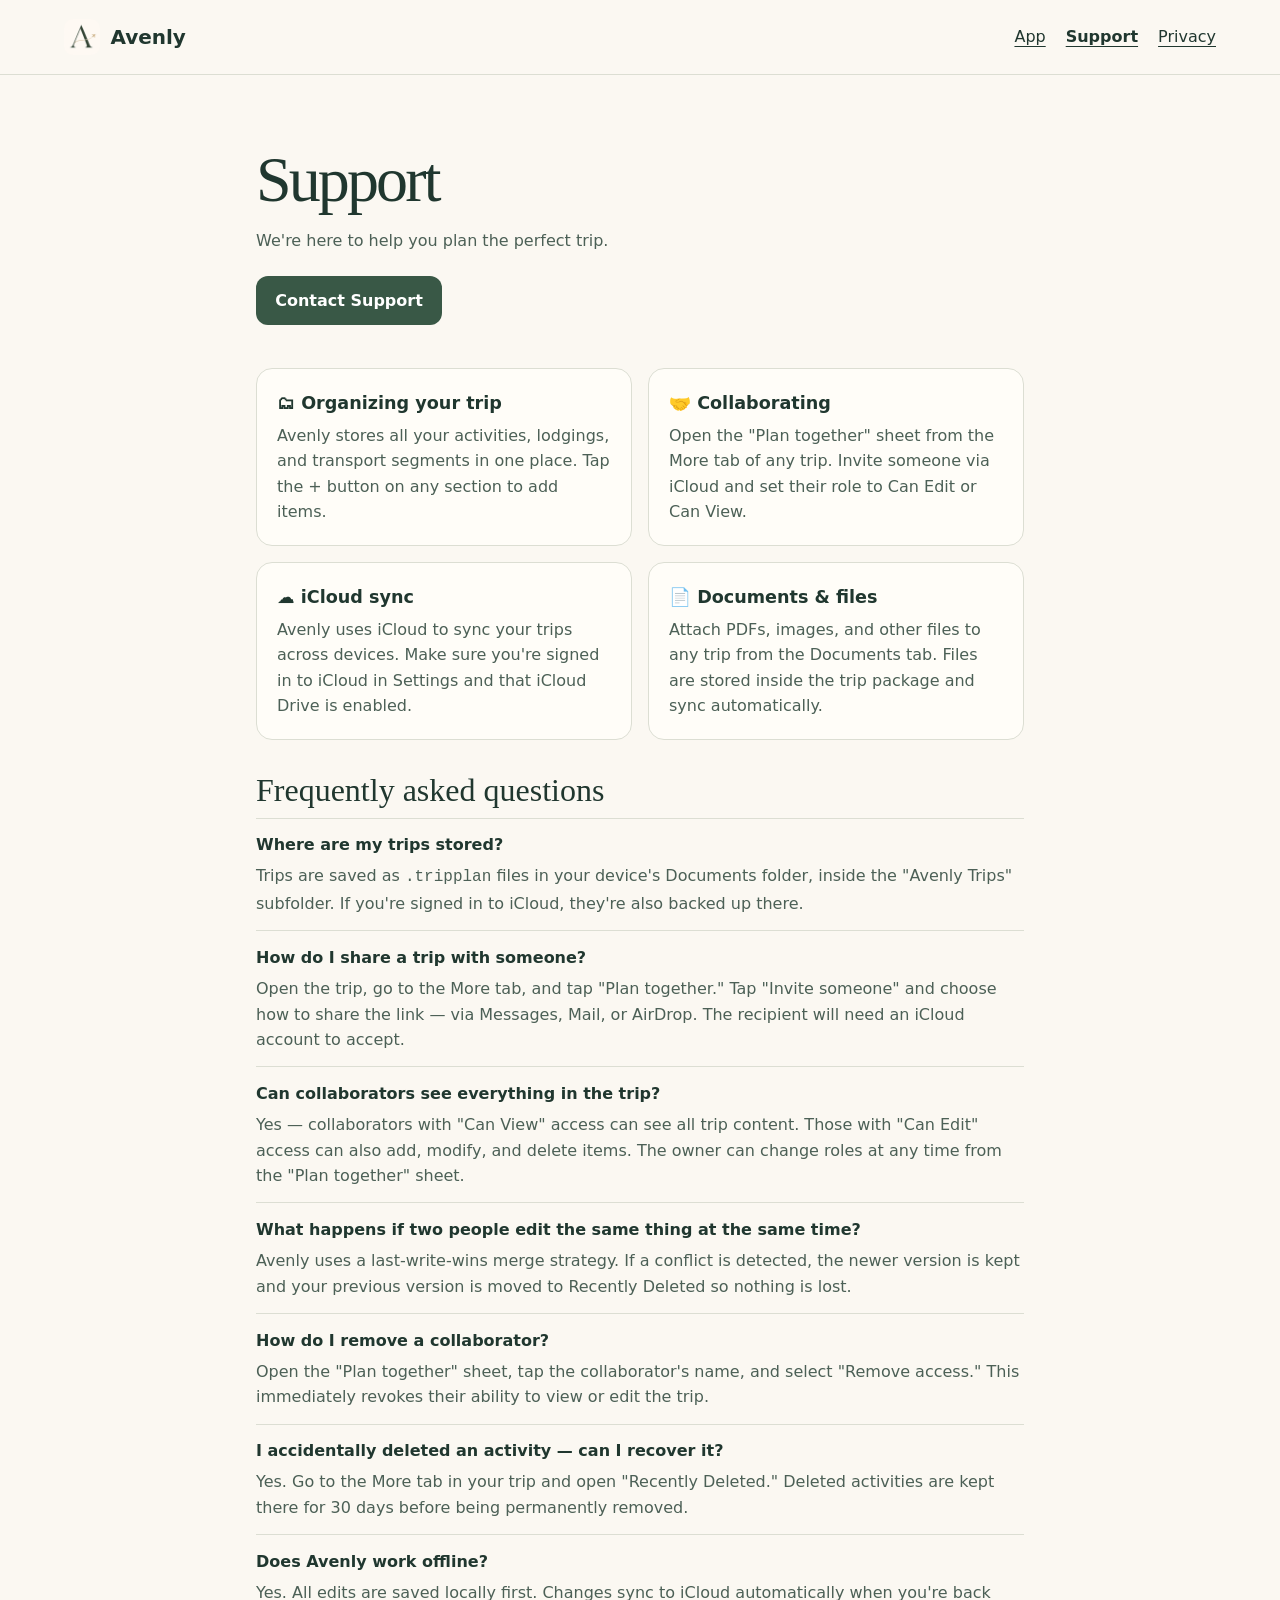
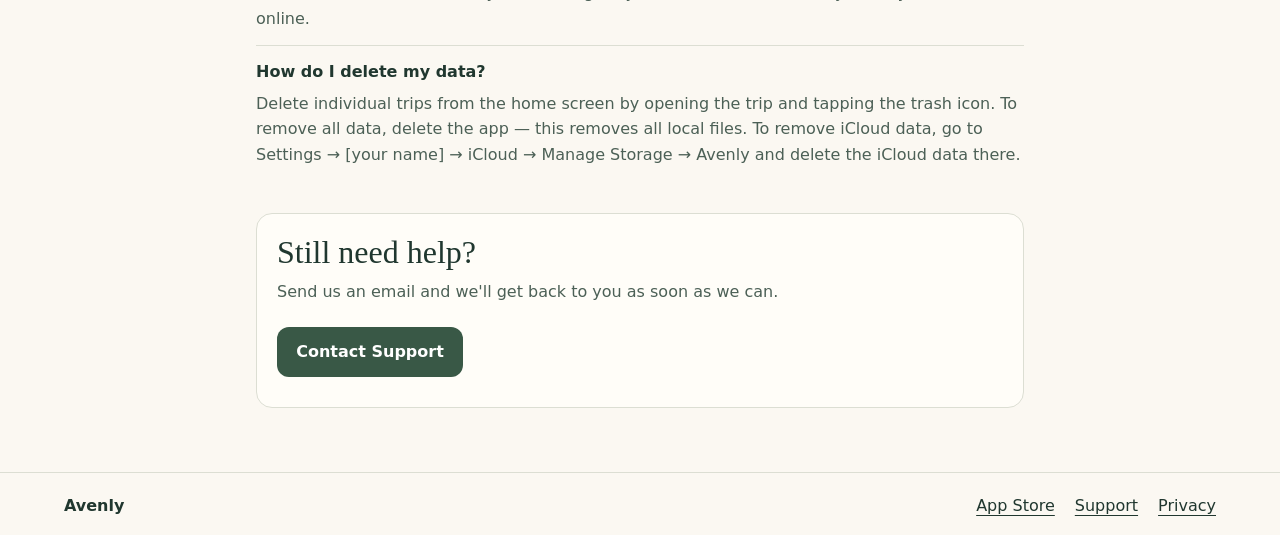
<file: index.html>
<!DOCTYPE html>
<html lang="en">
<head>
  <meta charset="UTF-8" />
  <meta name="viewport" content="width=device-width, initial-scale=1.0" />
  <title>Avenly – Support</title>
  <link rel="stylesheet" href="site.css">
</head>
<body>

<header><div class="wrap"><a class="brand" href="app/index.html"><img src="icon.png" width="36" height="36" alt="">Avenly</a><nav aria-label="Main"><a href="app/index.html">App</a><a href="index.html" aria-current="page">Support</a><a href="privacy.html">Privacy</a></nav></div></header>

<main class="wrap document">
  <div class="hero">
    <h1>Support</h1>
    <p>We're here to help you plan the perfect trip.</p>
    <a class="button" href="mailto:avenly.app@gmail.com">Contact Support</a>
  </div>

  <div class="cards">
    <div class="card">
      <h3>🗂 Organizing your trip</h3>
      <p>Avenly stores all your activities, lodgings, and transport segments in one place. Tap the + button on any section to add items.</p>
    </div>
    <div class="card">
      <h3>🤝 Collaborating</h3>
      <p>Open the "Plan together" sheet from the More tab of any trip. Invite someone via iCloud and set their role to Can Edit or Can View.</p>
    </div>
    <div class="card">
      <h3>☁️ iCloud sync</h3>
      <p>Avenly uses iCloud to sync your trips across devices. Make sure you're signed in to iCloud in Settings and that iCloud Drive is enabled.</p>
    </div>
    <div class="card">
      <h3>📄 Documents & files</h3>
      <p>Attach PDFs, images, and other files to any trip from the Documents tab. Files are stored inside the trip package and sync automatically.</p>
    </div>
  </div>

  <div class="faq">
    <h2>Frequently asked questions</h2>

    <div class="faq-item">
      <h3>Where are my trips stored?</h3>
      <p>Trips are saved as <code>.tripplan</code> files in your device's Documents folder, inside the "Avenly Trips" subfolder. If you're signed in to iCloud, they're also backed up there.</p>
    </div>

    <div class="faq-item">
      <h3>How do I share a trip with someone?</h3>
      <p>Open the trip, go to the More tab, and tap "Plan together." Tap "Invite someone" and choose how to share the link — via Messages, Mail, or AirDrop. The recipient will need an iCloud account to accept.</p>
    </div>

    <div class="faq-item">
      <h3>Can collaborators see everything in the trip?</h3>
      <p>Yes — collaborators with "Can View" access can see all trip content. Those with "Can Edit" access can also add, modify, and delete items. The owner can change roles at any time from the "Plan together" sheet.</p>
    </div>

    <div class="faq-item">
      <h3>What happens if two people edit the same thing at the same time?</h3>
      <p>Avenly uses a last-write-wins merge strategy. If a conflict is detected, the newer version is kept and your previous version is moved to Recently Deleted so nothing is lost.</p>
    </div>

    <div class="faq-item">
      <h3>How do I remove a collaborator?</h3>
      <p>Open the "Plan together" sheet, tap the collaborator's name, and select "Remove access." This immediately revokes their ability to view or edit the trip.</p>
    </div>

    <div class="faq-item">
      <h3>I accidentally deleted an activity — can I recover it?</h3>
      <p>Yes. Go to the More tab in your trip and open "Recently Deleted." Deleted activities are kept there for 30 days before being permanently removed.</p>
    </div>

    <div class="faq-item">
      <h3>Does Avenly work offline?</h3>
      <p>Yes. All edits are saved locally first. Changes sync to iCloud automatically when you're back online.</p>
    </div>

    <div class="faq-item">
      <h3>How do I delete my data?</h3>
      <p>Delete individual trips from the home screen by opening the trip and tapping the trash icon. To remove all data, delete the app — this removes all local files. To remove iCloud data, go to Settings → [your name] → iCloud → Manage Storage → Avenly and delete the iCloud data there.</p>
    </div>
  </div>

  <div class="contact">
    <h2>Still need help?</h2>
    <p>Send us an email and we'll get back to you as soon as we can.</p>
    <a class="button" href="mailto:avenly.app@gmail.com">Contact Support</a>
  </div>
</main>

<footer><div class="wrap"><strong>Avenly</strong><nav aria-label="Footer"><a href="https://apps.apple.com/app/id6768102879">App Store</a><a href="index.html">Support</a><a href="privacy.html">Privacy</a></nav></div></footer>

</body>
</html>
</file>
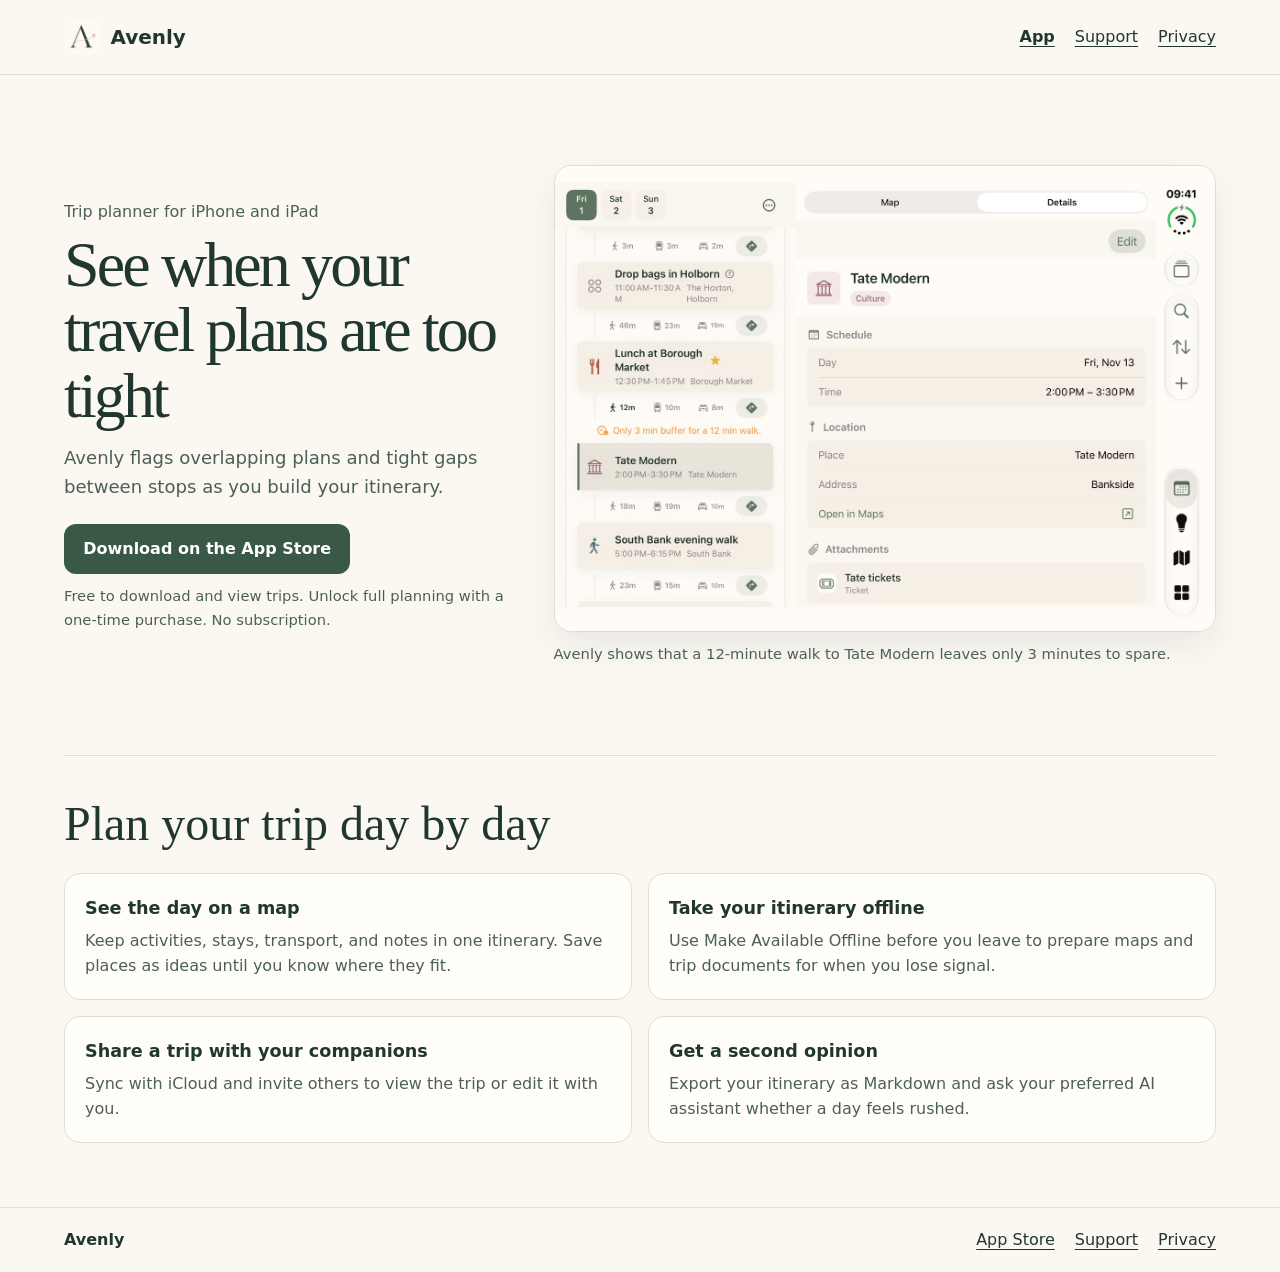
<file: app/index.html>
<!doctype html>
<html lang="en">
<head>
<meta charset="utf-8">
<meta name="viewport" content="width=device-width, initial-scale=1">
<title>Avenly | Offline trip planner for iPhone and iPad</title>
<meta name="description" content="Plan trips with Avenly. Spot tight transfers and overlapping plans, take itineraries offline, and unlock full planning with a one-time purchase.">
<link rel="canonical" href="https://avenlyapp.github.io/avenly-site/app/">
<link rel="stylesheet" href="../site.css">
</head>
<body>
<header><div class="wrap"><a class="brand" href="index.html"><img src="../icon.png" width="36" height="36" alt="">Avenly</a><nav aria-label="Main"><a href="index.html" aria-current="page">App</a><a href="../index.html">Support</a><a href="../privacy.html">Privacy</a></nav></div></header>
<main class="wrap">
<section class="hero" aria-labelledby="headline">
<div>
<p>Trip planner for iPhone and iPad</p>
<h1 id="headline">See when your travel plans are too tight</h1>
<p class="lead">Avenly flags overlapping plans and tight gaps between stops as you build your itinerary.</p>
<a class="button" href="https://apps.apple.com/app/id6768102879">Download on the App Store</a>
<p class="offer">Free to download and view trips. Unlock full planning with a one-time purchase. No subscription.</p>
</div>
<figure>
<img src="../itinerary.jpg" alt="Avenly flags a tight walk between lunch at Borough Market and a visit to Tate Modern.">
<figcaption>Avenly shows that a 12-minute walk to Tate Modern leaves only 3 minutes to spare.</figcaption>
</figure>
</section>
<section class="features" id="features" aria-labelledby="feature-heading">
<h2 id="feature-heading">Plan your trip day by day</h2>
<div class="grid">
<article><h3>See the day on a map</h3><p>Keep activities, stays, transport, and notes in one itinerary. Save places as ideas until you know where they fit.</p></article>
<article><h3>Take your itinerary offline</h3><p>Use Make Available Offline before you leave to prepare maps and trip documents for when you lose signal.</p></article>
<article><h3>Share a trip with your companions</h3><p>Sync with iCloud and invite others to view the trip or edit it with you.</p></article>
<article><h3>Get a second opinion</h3><p>Export your itinerary as Markdown and ask your preferred AI assistant whether a day feels rushed.</p></article>
</div>
</section>
</main>
<footer><div class="wrap"><strong>Avenly</strong><nav aria-label="Footer"><a href="https://apps.apple.com/app/id6768102879">App Store</a><a href="../index.html">Support</a><a href="../privacy.html">Privacy</a></nav></div></footer>
</body>
</html>
</file>
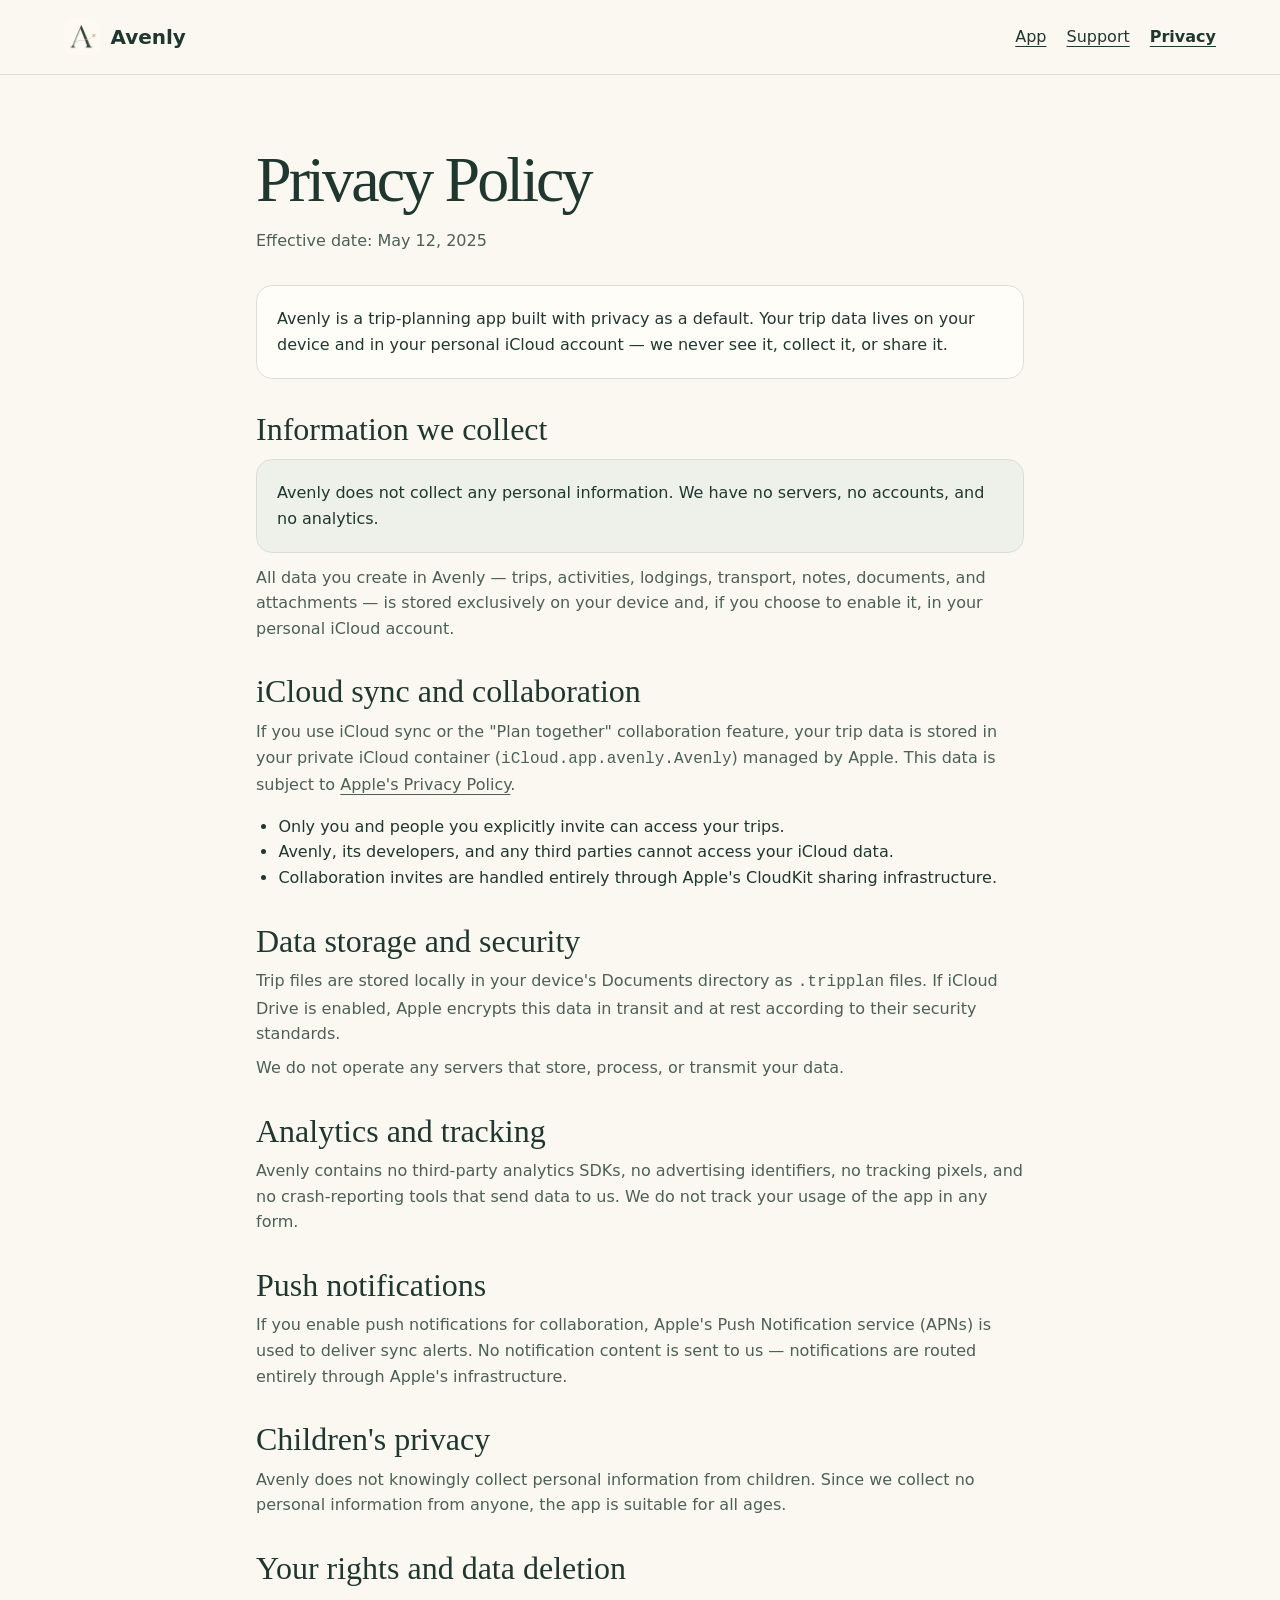
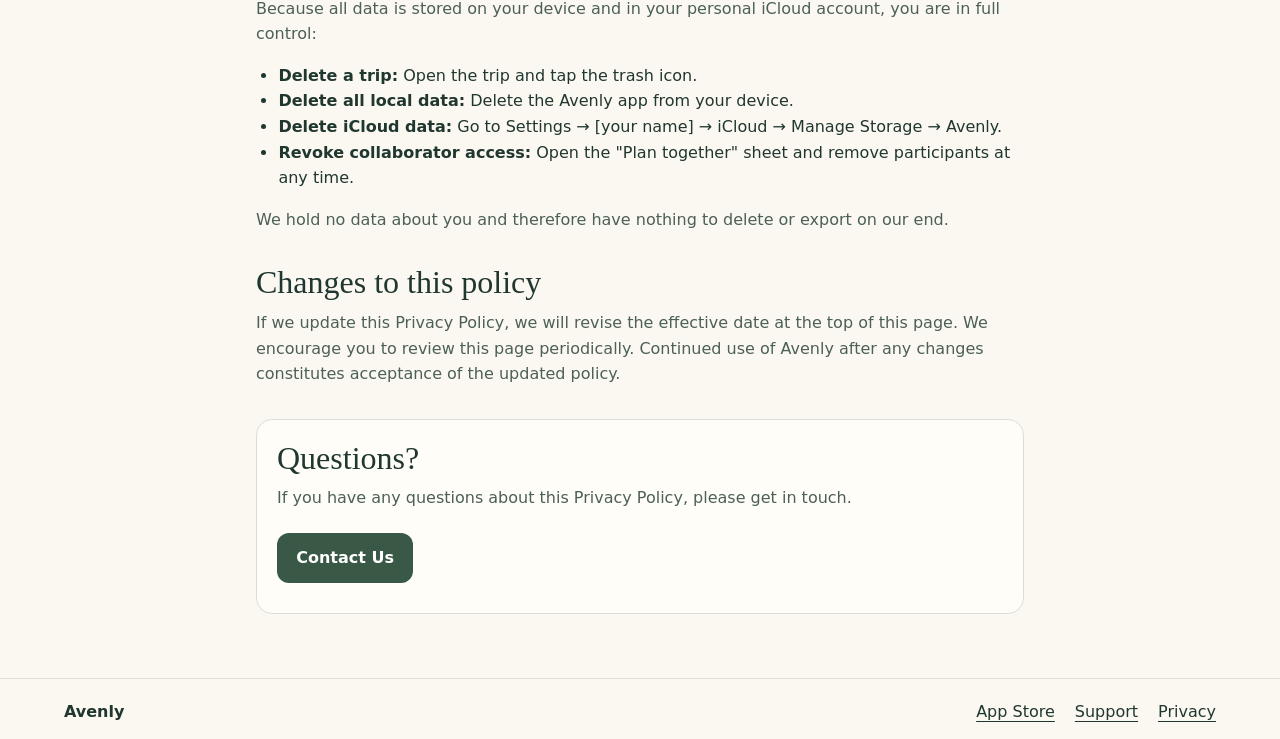
<file: privacy.html>
<!DOCTYPE html>
<html lang="en">
<head>
  <meta charset="UTF-8" />
  <meta name="viewport" content="width=device-width, initial-scale=1.0" />
  <title>Avenly – Privacy Policy</title>
  <link rel="stylesheet" href="site.css">
</head>
<body>

<header><div class="wrap"><a class="brand" href="app/index.html"><img src="icon.png" width="36" height="36" alt="">Avenly</a><nav aria-label="Main"><a href="app/index.html">App</a><a href="index.html">Support</a><a href="privacy.html" aria-current="page">Privacy</a></nav></div></header>

<main class="wrap document">
  <div class="hero">
    <h1>Privacy Policy</h1>
    <p class="effective">Effective date: May 12, 2025</p>
  </div>

  <div class="intro">
    Avenly is a trip-planning app built with privacy as a default. Your trip data lives on your device and in your personal iCloud account — we never see it, collect it, or share it.
  </div>

  <section>
    <h2>Information we collect</h2>
    <div class="highlight">
      Avenly does not collect any personal information. We have no servers, no accounts, and no analytics.
    </div>
    <p>All data you create in Avenly — trips, activities, lodgings, transport, notes, documents, and attachments — is stored exclusively on your device and, if you choose to enable it, in your personal iCloud account.</p>
  </section>

  <section>
    <h2>iCloud sync and collaboration</h2>
    <p>If you use iCloud sync or the "Plan together" collaboration feature, your trip data is stored in your private iCloud container (<code>iCloud.app.avenly.Avenly</code>) managed by Apple. This data is subject to <a href="https://www.apple.com/legal/privacy/" target="_blank" rel="noopener">Apple's Privacy Policy</a>.</p>
    <ul>
      <li>Only you and people you explicitly invite can access your trips.</li>
      <li>Avenly, its developers, and any third parties cannot access your iCloud data.</li>
      <li>Collaboration invites are handled entirely through Apple's CloudKit sharing infrastructure.</li>
    </ul>
  </section>

  <section>
    <h2>Data storage and security</h2>
    <p>Trip files are stored locally in your device's Documents directory as <code>.tripplan</code> files. If iCloud Drive is enabled, Apple encrypts this data in transit and at rest according to their security standards.</p>
    <p>We do not operate any servers that store, process, or transmit your data.</p>
  </section>

  <section>
    <h2>Analytics and tracking</h2>
    <p>Avenly contains no third-party analytics SDKs, no advertising identifiers, no tracking pixels, and no crash-reporting tools that send data to us. We do not track your usage of the app in any form.</p>
  </section>

  <section>
    <h2>Push notifications</h2>
    <p>If you enable push notifications for collaboration, Apple's Push Notification service (APNs) is used to deliver sync alerts. No notification content is sent to us — notifications are routed entirely through Apple's infrastructure.</p>
  </section>

  <section>
    <h2>Children's privacy</h2>
    <p>Avenly does not knowingly collect personal information from children. Since we collect no personal information from anyone, the app is suitable for all ages.</p>
  </section>

  <section>
    <h2>Your rights and data deletion</h2>
    <p>Because all data is stored on your device and in your personal iCloud account, you are in full control:</p>
    <ul>
      <li><strong>Delete a trip:</strong> Open the trip and tap the trash icon.</li>
      <li><strong>Delete all local data:</strong> Delete the Avenly app from your device.</li>
      <li><strong>Delete iCloud data:</strong> Go to Settings → [your name] → iCloud → Manage Storage → Avenly.</li>
      <li><strong>Revoke collaborator access:</strong> Open the "Plan together" sheet and remove participants at any time.</li>
    </ul>
    <p>We hold no data about you and therefore have nothing to delete or export on our end.</p>
  </section>

  <section>
    <h2>Changes to this policy</h2>
    <p>If we update this Privacy Policy, we will revise the effective date at the top of this page. We encourage you to review this page periodically. Continued use of Avenly after any changes constitutes acceptance of the updated policy.</p>
  </section>

  <div class="contact-block">
    <h2>Questions?</h2>
    <p>If you have any questions about this Privacy Policy, please get in touch.</p>
    <a class="button" href="mailto:avenly.app@gmail.com">Contact Us</a>
  </div>
</main>

<footer><div class="wrap"><strong>Avenly</strong><nav aria-label="Footer"><a href="https://apps.apple.com/app/id6768102879">App Store</a><a href="index.html">Support</a><a href="privacy.html">Privacy</a></nav></div></footer>

</body>
</html>
</file>
<file: site.css>
:root { color-scheme: light; --paper: #fbf8f2; --ink: #20372f; --soft: #4c6056; --green: #395846; --line: #dcded3; }
* { box-sizing: border-box; }
body { margin: 0; background: var(--paper); color: var(--ink); font: 1rem/1.6 system-ui, sans-serif; }
.wrap { width: min(72rem, calc(100% - 2.5rem)); margin: auto; }
header .wrap, footer .wrap { display: flex; align-items: center; justify-content: space-between; flex-wrap: wrap; gap: 1rem; padding-block: 1.2rem; }
header, footer { border-block-end: 1px solid var(--line); }
.brand { display: flex; align-items: center; gap: .65rem; font-weight: 700; font-size: 1.25rem; }
.brand img { border-radius: .55rem; }
nav { display: flex; gap: 1.25rem; flex-wrap: wrap; }
a { color: inherit; text-underline-offset: .22em; }
a:focus-visible { outline: 3px solid #89633c; outline-offset: 4px; }
.hero { display: grid; grid-template-columns: 4fr 6fr; align-items: center; gap: clamp(1.5rem, 4vw, 3rem); padding-block: clamp(2.5rem, 7vw, 6rem); }
h1, h2, h3, p, figure { margin: 0; }
h1, h2 { font-family: Georgia, serif; font-weight: 500; }
h1 { font-size: clamp(2.65rem, 5vw, 4.55rem); line-height: 1.02; letter-spacing: -.045em; margin-block: .45rem 1rem; }
h2 { font-size: clamp(2rem, 4vw, 3rem); line-height: 1.15; }
p, figcaption { color: var(--soft); }
.lead { font-size: 1.13rem; }
.button { display: inline-block; padding: .75rem 1.2rem; margin-block: 1.4rem .65rem; border-radius: .75rem; background: var(--green); color: white; font-weight: 650; text-decoration: none; }
.button:hover { background: var(--ink); }
.offer, figcaption { font-size: .92rem; }
figure img { display: block; width: 100%; height: auto; border-radius: 1.1rem; border: 1px solid var(--line); box-shadow: 0 14px 35px #20372f14; }
figcaption { margin-top: .65rem; }
.features { border-top: 1px solid var(--line); padding-block: 2.5rem 4rem; }
.grid { display: grid; grid-template-columns: repeat(2, minmax(0, 1fr)); gap: 1rem; margin-top: 1.35rem; }
article { padding: 1.25rem; border: 1px solid var(--line); border-radius: 1rem; background: #fffdf8; }
h3 { font-size: 1.1rem; margin-bottom: .35rem; }
footer { border-top: 1px solid var(--line); border-bottom: 0; }
@media (max-width: 760px) { .hero { grid-template-columns: 1fr; } }
@media (max-width: 510px) { .grid { grid-template-columns: 1fr; } }

.brand { text-decoration: none; }
nav a[aria-current="page"] { font-weight: 700; }
.document { max-width: 48rem; padding-block: clamp(2rem, 6vw, 4rem); overflow-wrap: anywhere; }
.document .hero { display: block; padding: 0; margin-bottom: 2rem; }
.document h1 { font-size: clamp(2.5rem, 6vw, 4rem); }
.document h2 { font-size: clamp(1.5rem, 4vw, 2rem); margin-bottom: .55rem; }
.document h3 { margin-bottom: .35rem; }
.document section, .faq, .cards { margin-bottom: 2rem; }
.cards { display: grid; grid-template-columns: repeat(2, minmax(0, 1fr)); gap: 1rem; }
.card, .contact, .contact-block, .intro, .highlight { padding: 1.25rem; border: 1px solid var(--line); border-radius: 1rem; background: #fffdf8; }
.intro { margin-bottom: 2rem; }
.highlight { background: #edf1e9; margin-block: .75rem; }
.faq-item { border-top: 1px solid var(--line); padding-block: .85rem; }
.faq-item h3 { font-size: 1rem; }
.document section p + p { margin-top: .5rem; }
.document ul { padding-left: 1.4rem; }
@media (max-width: 510px) { .cards { grid-template-columns: 1fr; } }
</file>
